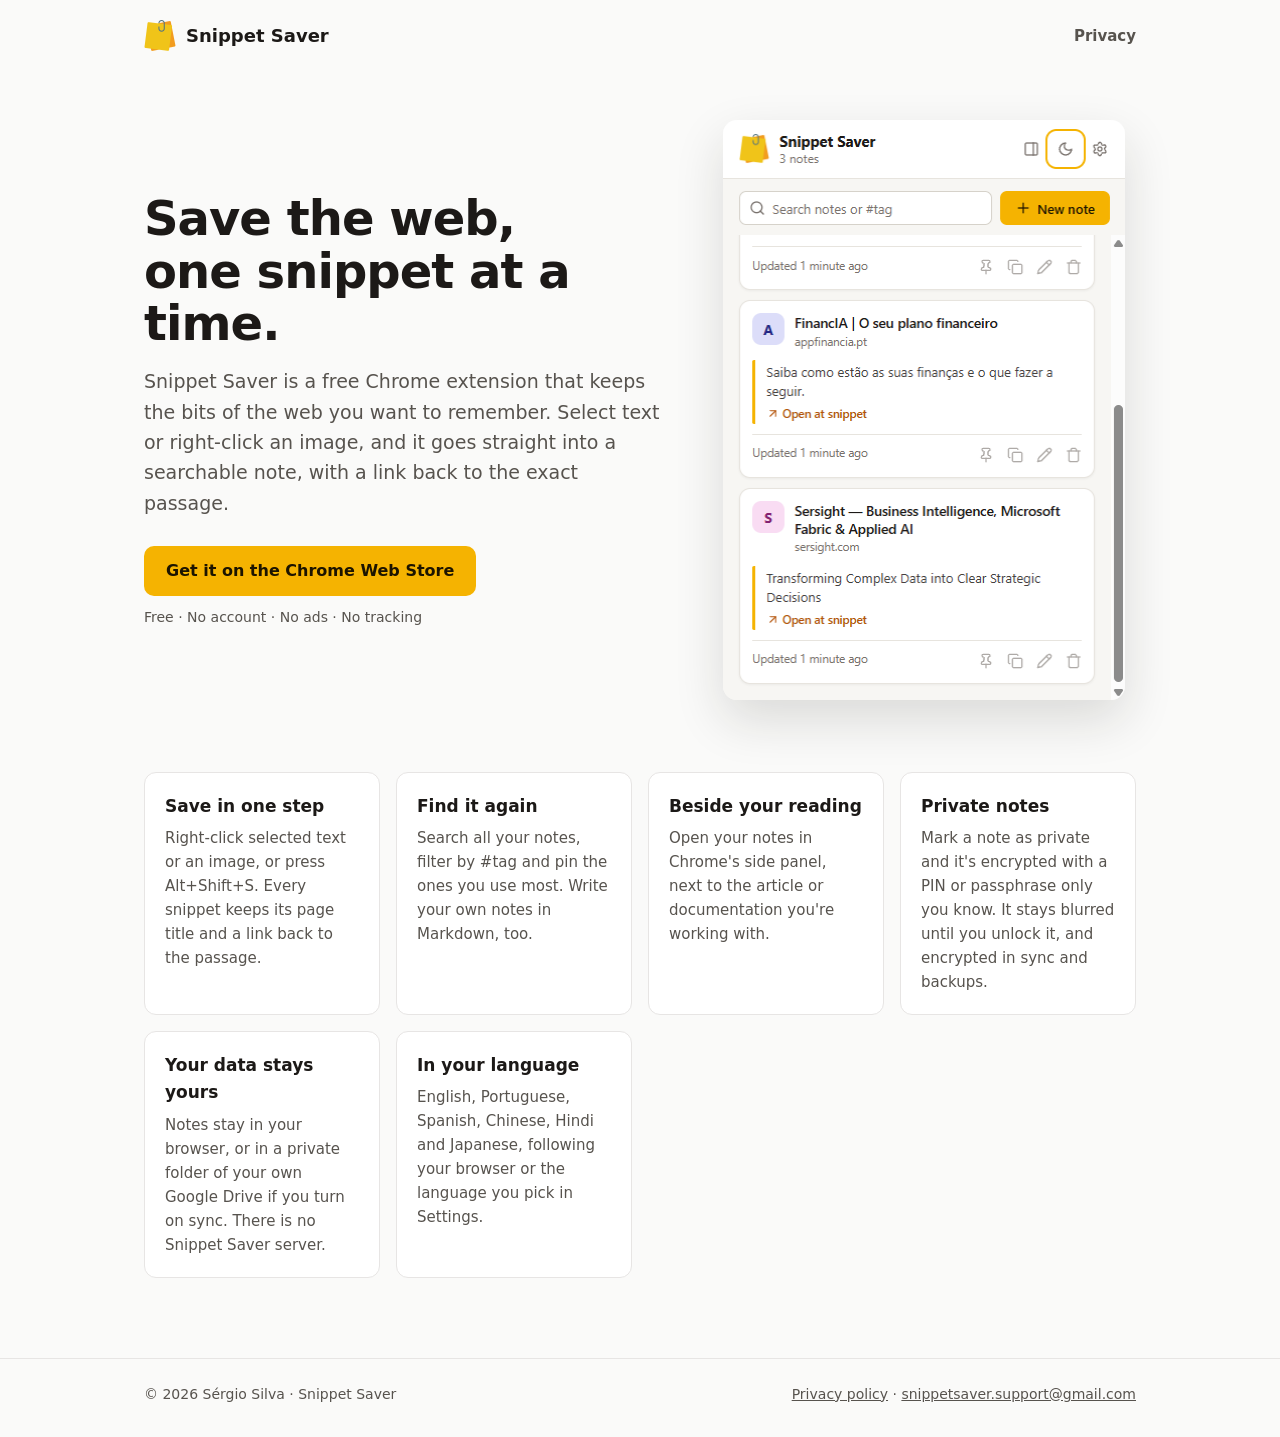
<file: index.html>
<!doctype html>
<html lang="en">
<head>
  <meta charset="utf-8" />
  <meta name="viewport" content="width=device-width, initial-scale=1" />
  <title>Snippet Saver: save text and images from any page</title>
  <meta name="description" content="Snippet Saver is a free Chrome extension that saves text and images from any web page into organised, searchable notes. No account, no ads, no tracking." />
  <meta name="color-scheme" content="light dark" />
  <!-- Google Search Console ownership proof, required by the OAuth branding verification. Keep it. -->
  <meta name="google-site-verification" content="IQ3eSkDFrruUOEkbo6ct9AAj4zUrpAxJ-i1KYsFIDwA" />
  <link rel="icon" href="assets/icon48.png" />
  <link rel="stylesheet" href="assets/style.css" />
</head>
<body>
  <header class="site-header">
    <div class="wrap">
      <a class="brand" href="./"><img src="assets/icon48.png" alt="" width="32" height="32" />Snippet Saver</a>
      <nav><a href="privacy.html">Privacy</a></nav>
    </div>
  </header>

  <main class="wrap">
    <section class="hero">
      <div>
        <h1>Save the web,<br />one snippet at a time.</h1>
        <p>Snippet Saver is a free Chrome extension that keeps the bits of the web you want to remember. Select text or right-click an image, and it goes straight into a searchable note, with a link back to the exact passage.</p>
        <a class="button" href="https://chromewebstore.google.com/detail/gkldcfaidlmhlmmffimlandjggangefn">Get it on the Chrome Web Store</a>
        <span class="note">Free · No account · No ads · No tracking</span>
      </div>
      <img class="shot shot-dark" src="assets/popup-dark.png" alt="The Snippet Saver popup with saved notes, a search box and a New note button" width="402" height="580" />
      <img class="shot shot-light" src="assets/popup-light.png" alt="The Snippet Saver popup with saved notes, a search box and a New note button" width="399" height="580" />
    </section>

    <section class="features" aria-label="Features">
      <div class="feature">
        <h2>Save in one step</h2>
        <p>Right-click selected text or an image, or press Alt+Shift+S. Every snippet keeps its page title and a link back to the passage.</p>
      </div>
      <div class="feature">
        <h2>Find it again</h2>
        <p>Search all your notes, filter by #tag and pin the ones you use most. Write your own notes in Markdown, too.</p>
      </div>
      <div class="feature">
        <h2>Beside your reading</h2>
        <p>Open your notes in Chrome's side panel, next to the article or documentation you're working with.</p>
      </div>
      <div class="feature">
        <h2>Private notes</h2>
        <p>Mark a note as private and it's encrypted with a PIN or passphrase only you know. It stays blurred until you unlock it, and encrypted in sync and backups.</p>
      </div>
      <div class="feature">
        <h2>Your data stays yours</h2>
        <p>Notes stay in your browser, or in a private folder of your own Google Drive if you turn on sync. There is no Snippet Saver server.</p>
      </div>
      <div class="feature">
        <h2>In your language</h2>
        <p>English, Portuguese, Spanish, Chinese, Hindi and Japanese, following your browser or the language you pick in Settings.</p>
      </div>
    </section>
  </main>

  <footer class="site-footer">
    <div class="wrap">
      <span>© 2026 Sérgio Silva · Snippet Saver</span>
      <span><a href="privacy.html">Privacy policy</a> · <a href="mailto:snippetsaver.support@gmail.com">snippetsaver.support@gmail.com</a></span>
    </div>
  </footer>
</body>
</html>
</file>
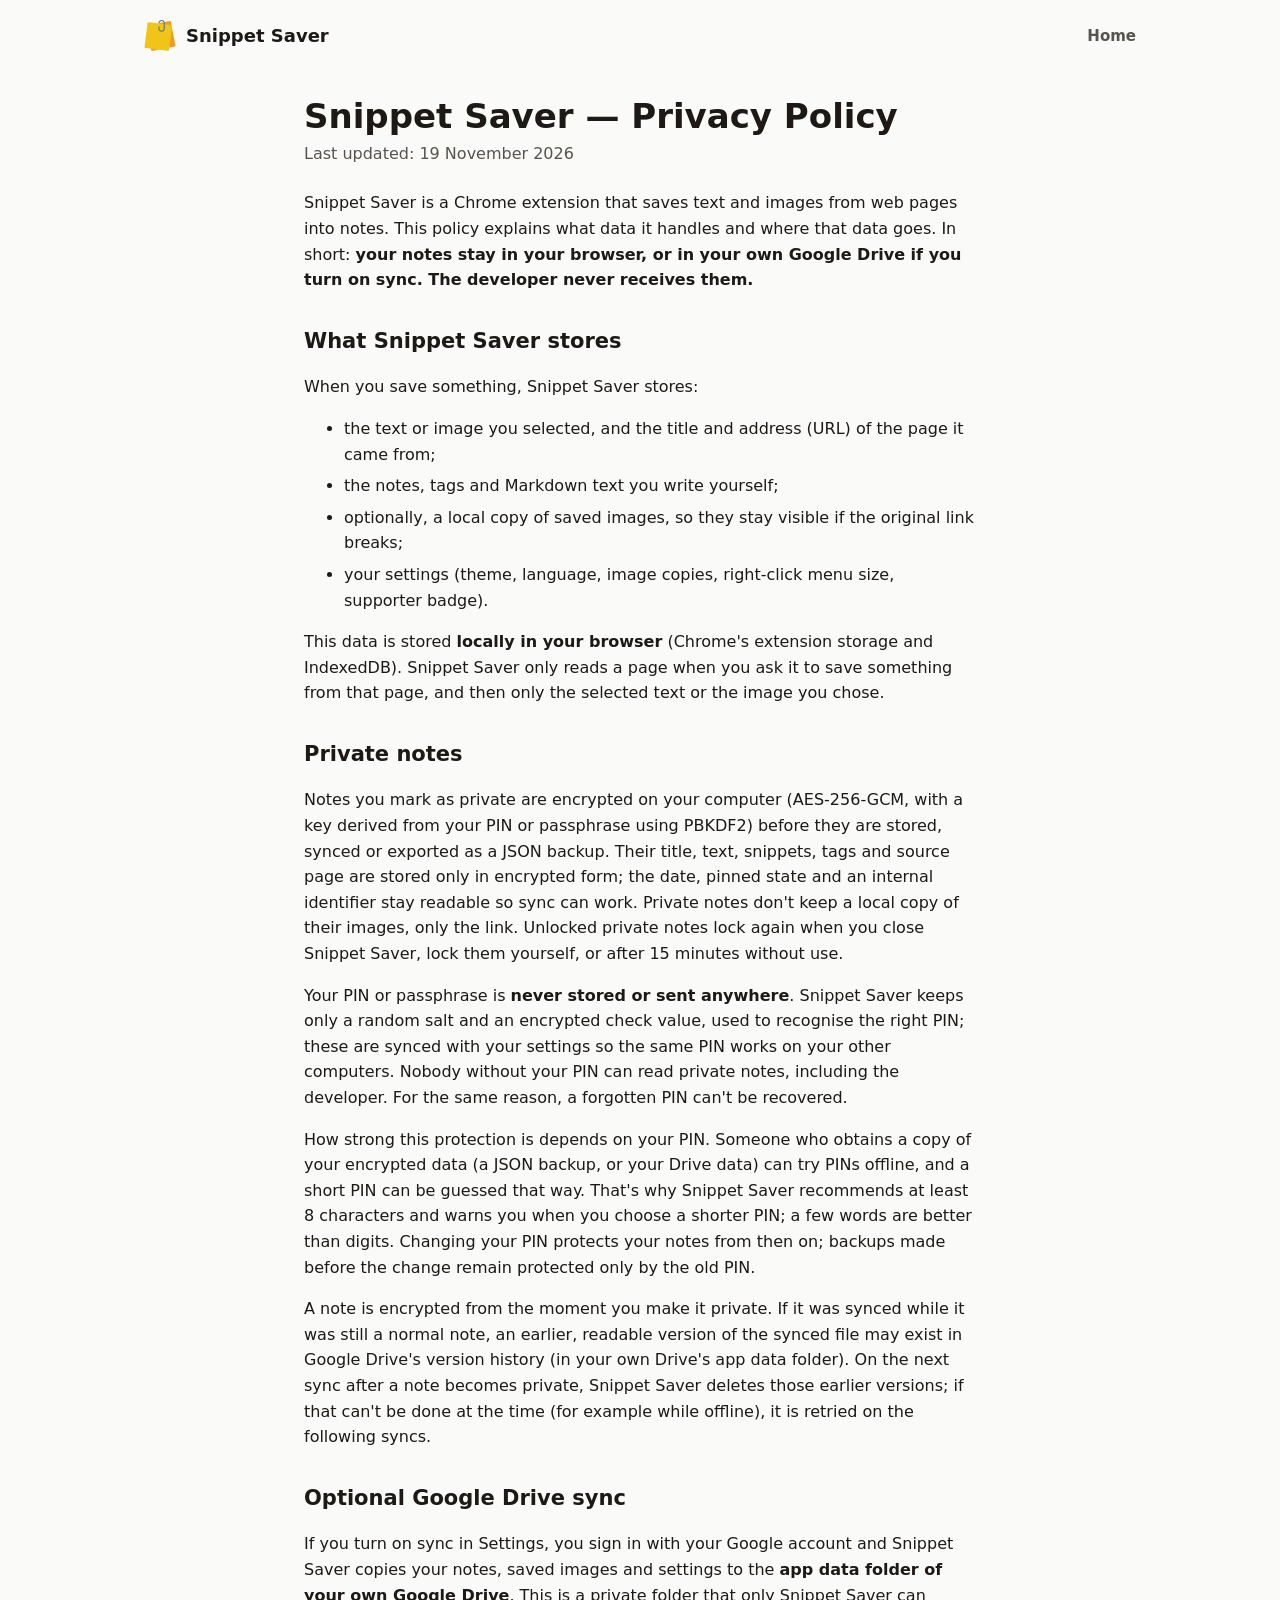
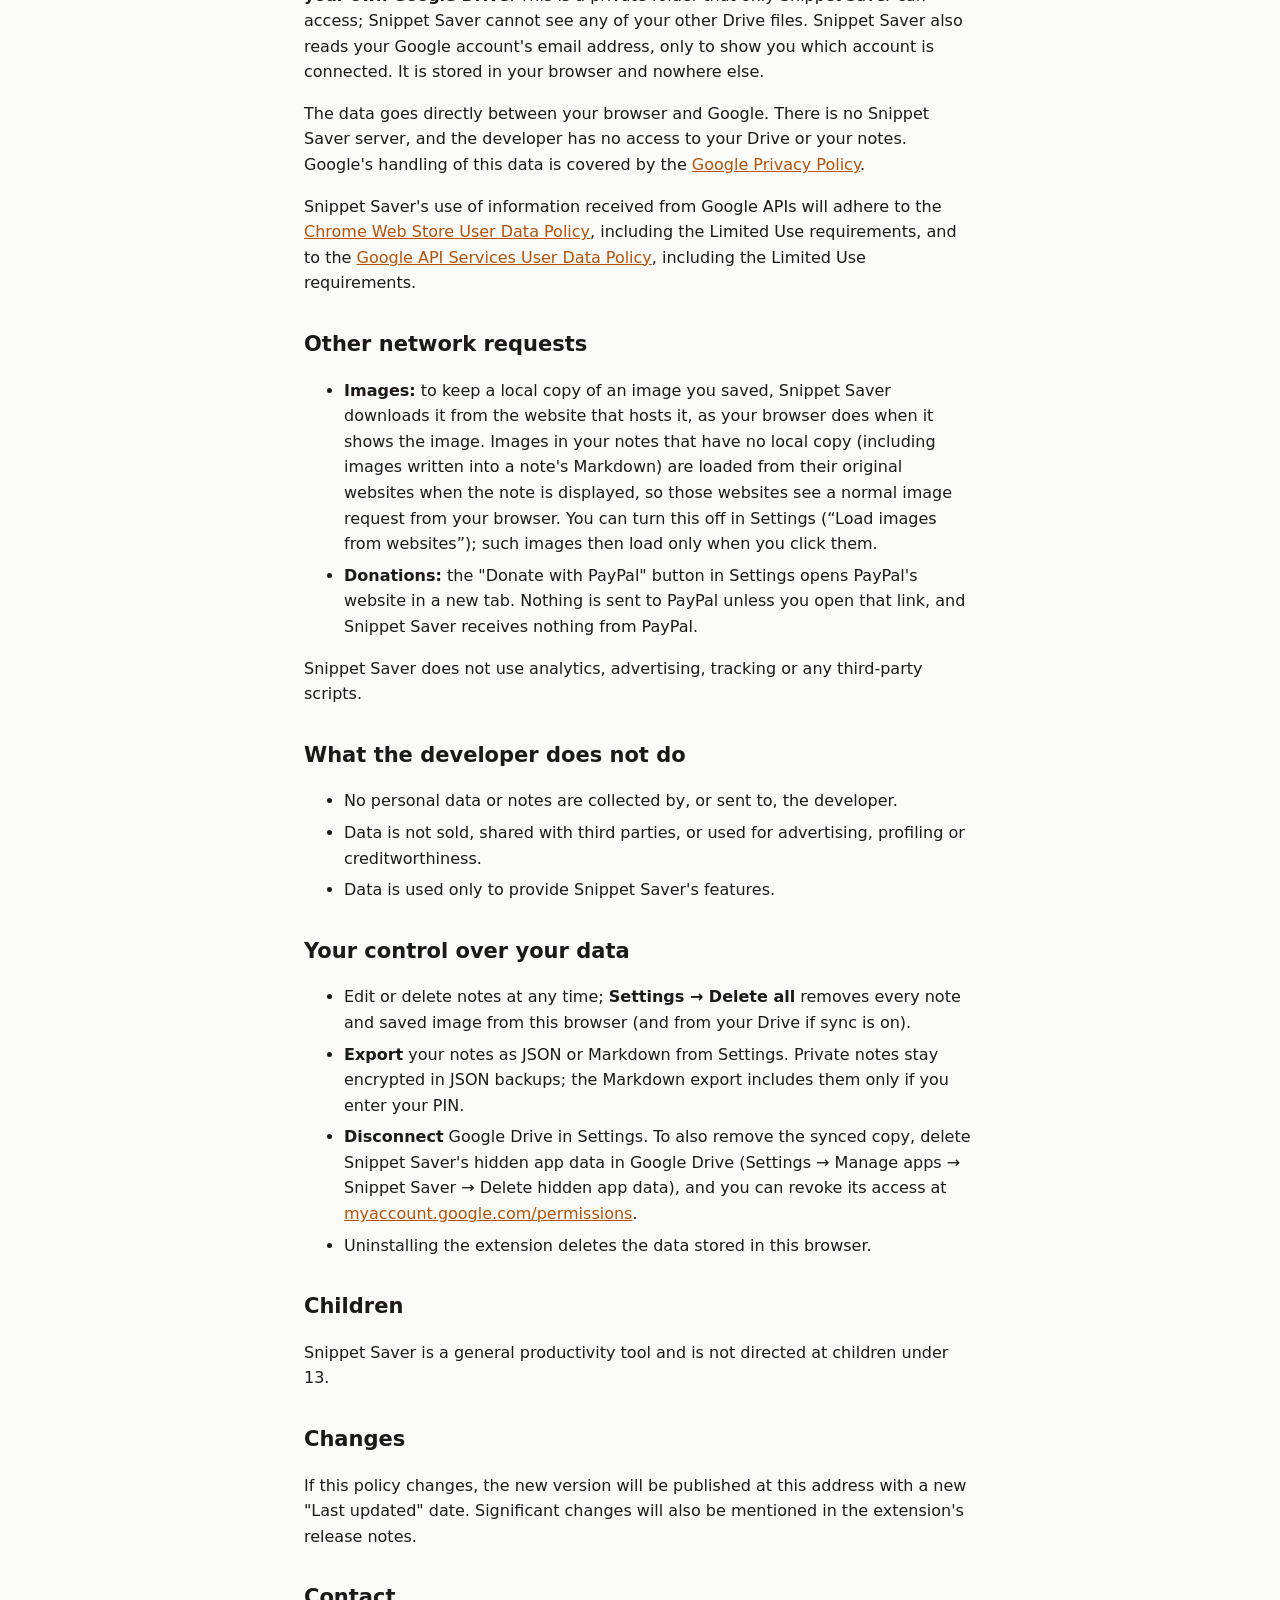
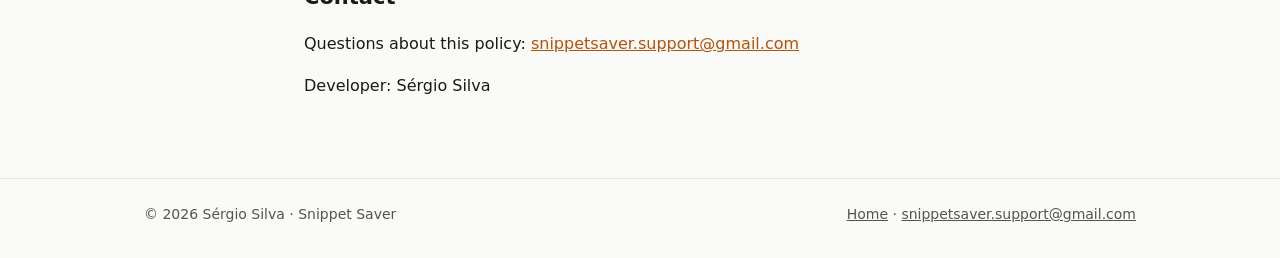
<file: privacy.html>
<!doctype html>
<html lang="en">
<head>
  <meta charset="utf-8" />
  <meta name="viewport" content="width=device-width, initial-scale=1" />
  <title>Snippet Saver: Privacy Policy</title>
  <meta name="description" content="What data the Snippet Saver Chrome extension handles and where it goes." />
  <meta name="color-scheme" content="light dark" />
  <link rel="icon" href="assets/icon48.png" />
  <link rel="stylesheet" href="assets/style.css" />
</head>
<body>
  <header class="site-header">
    <div class="wrap">
      <a class="brand" href="./"><img src="assets/icon48.png" alt="" width="32" height="32" />Snippet Saver</a>
      <nav><a href="./">Home</a></nav>
    </div>
  </header>

  <!-- Same text as store/privacy-policy.md in the extension's repository: change both together. -->
  <main class="wrap doc">
    <h1>Snippet Saver — Privacy Policy</h1>
    <p class="updated">Last updated: 19 November 2026</p>

    <p>Snippet Saver is a Chrome extension that saves text and images from web pages into notes. This policy explains what data it handles and where that data goes. In short: <strong>your notes stay in your browser, or in your own Google Drive if you turn on sync. The developer never receives them.</strong></p>

    <h2>What Snippet Saver stores</h2>
    <p>When you save something, Snippet Saver stores:</p>
    <ul>
      <li>the text or image you selected, and the title and address (URL) of the page it came from;</li>
      <li>the notes, tags and Markdown text you write yourself;</li>
      <li>optionally, a local copy of saved images, so they stay visible if the original link breaks;</li>
      <li>your settings (theme, language, image copies, right-click menu size, supporter badge).</li>
    </ul>
    <p>This data is stored <strong>locally in your browser</strong> (Chrome's extension storage and IndexedDB). Snippet Saver only reads a page when you ask it to save something from that page, and then only the selected text or the image you chose.</p>

    <h2>Private notes</h2>
    <p>Notes you mark as private are encrypted on your computer (AES-256-GCM, with a key derived from your PIN or passphrase using PBKDF2) before they are stored, synced or exported as a JSON backup. Their title, text, snippets, tags and source page are stored only in encrypted form; the date, pinned state and an internal identifier stay readable so sync can work. Private notes don't keep a local copy of their images, only the link. Unlocked private notes lock again when you close Snippet Saver, lock them yourself, or after 15 minutes without use.</p>
    <p>Your PIN or passphrase is <strong>never stored or sent anywhere</strong>. Snippet Saver keeps only a random salt and an encrypted check value, used to recognise the right PIN; these are synced with your settings so the same PIN works on your other computers. Nobody without your PIN can read private notes, including the developer. For the same reason, a forgotten PIN can't be recovered.</p>
    <p>How strong this protection is depends on your PIN. Someone who obtains a copy of your encrypted data (a JSON backup, or your Drive data) can try PINs offline, and a short PIN can be guessed that way. That's why Snippet Saver recommends at least 8 characters and warns you when you choose a shorter PIN; a few words are better than digits. Changing your PIN protects your notes from then on; backups made before the change remain protected only by the old PIN.</p>
    <p>A note is encrypted from the moment you make it private. If it was synced while it was still a normal note, an earlier, readable version of the synced file may exist in Google Drive's version history (in your own Drive's app data folder). On the next sync after a note becomes private, Snippet Saver deletes those earlier versions; if that can't be done at the time (for example while offline), it is retried on the following syncs.</p>

    <h2>Optional Google Drive sync</h2>
    <p>If you turn on sync in Settings, you sign in with your Google account and Snippet Saver copies your notes, saved images and settings to the <strong>app data folder of your own Google Drive</strong>. This is a private folder that only Snippet Saver can access; Snippet Saver cannot see any of your other Drive files. Snippet Saver also reads your Google account's email address, only to show you which account is connected. It is stored in your browser and nowhere else.</p>
    <p>The data goes directly between your browser and Google. There is no Snippet Saver server, and the developer has no access to your Drive or your notes. Google's handling of this data is covered by the <a href="https://policies.google.com/privacy">Google Privacy Policy</a>.</p>
    <p>Snippet Saver's use of information received from Google APIs will adhere to the <a href="https://developer.chrome.com/docs/webstore/program-policies/user-data-faq">Chrome Web Store User Data Policy</a>, including the Limited Use requirements, and to the <a href="https://developers.google.com/terms/api-services-user-data-policy">Google API Services User Data Policy</a>, including the Limited Use requirements.</p>

    <h2>Other network requests</h2>
    <ul>
      <li><strong>Images:</strong> to keep a local copy of an image you saved, Snippet Saver downloads it from the website that hosts it, as your browser does when it shows the image. Images in your notes that have no local copy (including images written into a note's Markdown) are loaded from their original websites when the note is displayed, so those websites see a normal image request from your browser. You can turn this off in Settings (“Load images from websites”); such images then load only when you click them.</li>
      <li><strong>Donations:</strong> the "Donate with PayPal" button in Settings opens PayPal's website in a new tab. Nothing is sent to PayPal unless you open that link, and Snippet Saver receives nothing from PayPal.</li>
    </ul>
    <p>Snippet Saver does not use analytics, advertising, tracking or any third-party scripts.</p>

    <h2>What the developer does not do</h2>
    <ul>
      <li>No personal data or notes are collected by, or sent to, the developer.</li>
      <li>Data is not sold, shared with third parties, or used for advertising, profiling or creditworthiness.</li>
      <li>Data is used only to provide Snippet Saver's features.</li>
    </ul>

    <h2>Your control over your data</h2>
    <ul>
      <li>Edit or delete notes at any time; <strong>Settings → Delete all</strong> removes every note and saved image from this browser (and from your Drive if sync is on).</li>
      <li><strong>Export</strong> your notes as JSON or Markdown from Settings. Private notes stay encrypted in JSON backups; the Markdown export includes them only if you enter your PIN.</li>
      <li><strong>Disconnect</strong> Google Drive in Settings. To also remove the synced copy, delete Snippet Saver's hidden app data in Google Drive (Settings → Manage apps → Snippet Saver → Delete hidden app data), and you can revoke its access at <a href="https://myaccount.google.com/permissions">myaccount.google.com/permissions</a>.</li>
      <li>Uninstalling the extension deletes the data stored in this browser.</li>
    </ul>

    <h2>Children</h2>
    <p>Snippet Saver is a general productivity tool and is not directed at children under 13.</p>

    <h2>Changes</h2>
    <p>If this policy changes, the new version will be published at this address with a new "Last updated" date. Significant changes will also be mentioned in the extension's release notes.</p>

    <h2>Contact</h2>
    <p>Questions about this policy: <a href="mailto:snippetsaver.support@gmail.com">snippetsaver.support@gmail.com</a></p>
    <p>Developer: Sérgio Silva</p>
  </main>

  <footer class="site-footer">
    <div class="wrap">
      <span>© 2026 Sérgio Silva · Snippet Saver</span>
      <span><a href="./">Home</a> · <a href="mailto:snippetsaver.support@gmail.com">snippetsaver.support@gmail.com</a></span>
    </div>
  </footer>
</body>
</html>
</file>
<file: assets/style.css>
/* Snippet Saver site: same warm palette as the extension, light and dark. */

:root {
  --bg: #fafaf9;
  --surface: #ffffff;
  --text: #1c1917;
  --muted: #57534e;
  --border: #e7e5e4;
  --accent: #f5b301;
  --accent-text: #b45309;
  --accent-contrast: #1c1400;
  --shadow: 0 20px 50px rgba(28, 25, 23, 0.14);
}

@media (prefers-color-scheme: dark) {
  :root {
    --bg: #0c0a09;
    --surface: #1c1917;
    --text: #fafaf9;
    --muted: #a8a29e;
    --border: #292524;
    --accent: #fbbf24;
    --accent-text: #fcd34d;
    --shadow: 0 20px 50px rgba(0, 0, 0, 0.55);
  }
}

* {
  box-sizing: border-box;
}

body {
  margin: 0;
  background: var(--bg);
  color: var(--text);
  font: 16px/1.6 "Segoe UI", system-ui, -apple-system, sans-serif;
}

a {
  color: var(--accent-text);
}

.wrap {
  max-width: 1040px;
  margin: 0 auto;
  padding: 0 24px;
}

/* ---------- Header & footer ---------- */

.site-header .wrap {
  display: flex;
  align-items: center;
  justify-content: space-between;
  gap: 16px;
  padding-top: 20px;
  padding-bottom: 20px;
}

.brand {
  display: flex;
  align-items: center;
  gap: 10px;
  color: var(--text);
  font-weight: 700;
  font-size: 18px;
  text-decoration: none;
}

.site-header nav a {
  color: var(--muted);
  text-decoration: none;
  font-weight: 600;
  font-size: 15px;
}

.site-header nav a:hover {
  color: var(--text);
}

.site-footer {
  margin-top: 80px;
  border-top: 1px solid var(--border);
  color: var(--muted);
  font-size: 14px;
}

.site-footer .wrap {
  display: flex;
  flex-wrap: wrap;
  justify-content: space-between;
  gap: 12px;
  padding-top: 24px;
  padding-bottom: 32px;
}

.site-footer a {
  color: var(--muted);
}

/* ---------- Home ---------- */

.hero {
  display: grid;
  grid-template-columns: 1.1fr 0.9fr;
  align-items: center;
  gap: 48px;
  padding: 48px 0 24px;
}

.hero h1 {
  margin: 0 0 16px;
  font-size: clamp(34px, 5vw, 48px);
  line-height: 1.1;
  letter-spacing: -0.02em;
}

.hero p {
  margin: 0 0 28px;
  max-width: 34em;
  color: var(--muted);
  font-size: 19px;
}

.button {
  display: inline-block;
  padding: 12px 22px;
  border-radius: 10px;
  background: var(--accent);
  color: var(--accent-contrast);
  font-weight: 700;
  text-decoration: none;
}

.button:hover {
  filter: brightness(1.05);
}

.note {
  display: block;
  margin-top: 10px;
  color: var(--muted);
  font-size: 14px;
}

.shot {
  justify-self: center;
  width: 100%;
  max-width: 402px;
  border-radius: 14px;
  box-shadow: var(--shadow);
}

/* Shows the capture that matches the visitor's theme. */
.shot-light {
  display: none;
}

@media (prefers-color-scheme: light) {
  .shot-light {
    display: block;
  }
  .shot-dark {
    display: none;
  }
}

.features {
  display: grid;
  grid-template-columns: repeat(auto-fit, minmax(220px, 1fr));
  gap: 16px;
  margin-top: 48px;
}

.feature {
  padding: 20px;
  border: 1px solid var(--border);
  border-radius: 12px;
  background: var(--surface);
}

.feature h2 {
  margin: 0 0 6px;
  font-size: 17px;
}

.feature p {
  margin: 0;
  color: var(--muted);
  font-size: 15px;
}

/* ---------- Privacy policy ---------- */

.doc {
  max-width: 720px;
  padding-top: 24px;
}

.doc h1 {
  margin: 0 0 4px;
  font-size: 34px;
  line-height: 1.2;
}

.doc h2 {
  margin: 32px 0 8px;
  font-size: 21px;
}

.doc .updated {
  margin: 0 0 24px;
  color: var(--muted);
}

.doc li {
  margin-bottom: 6px;
}

@media (max-width: 760px) {
  .hero {
    grid-template-columns: 1fr;
    gap: 32px;
    padding-top: 24px;
  }
}
</file>
